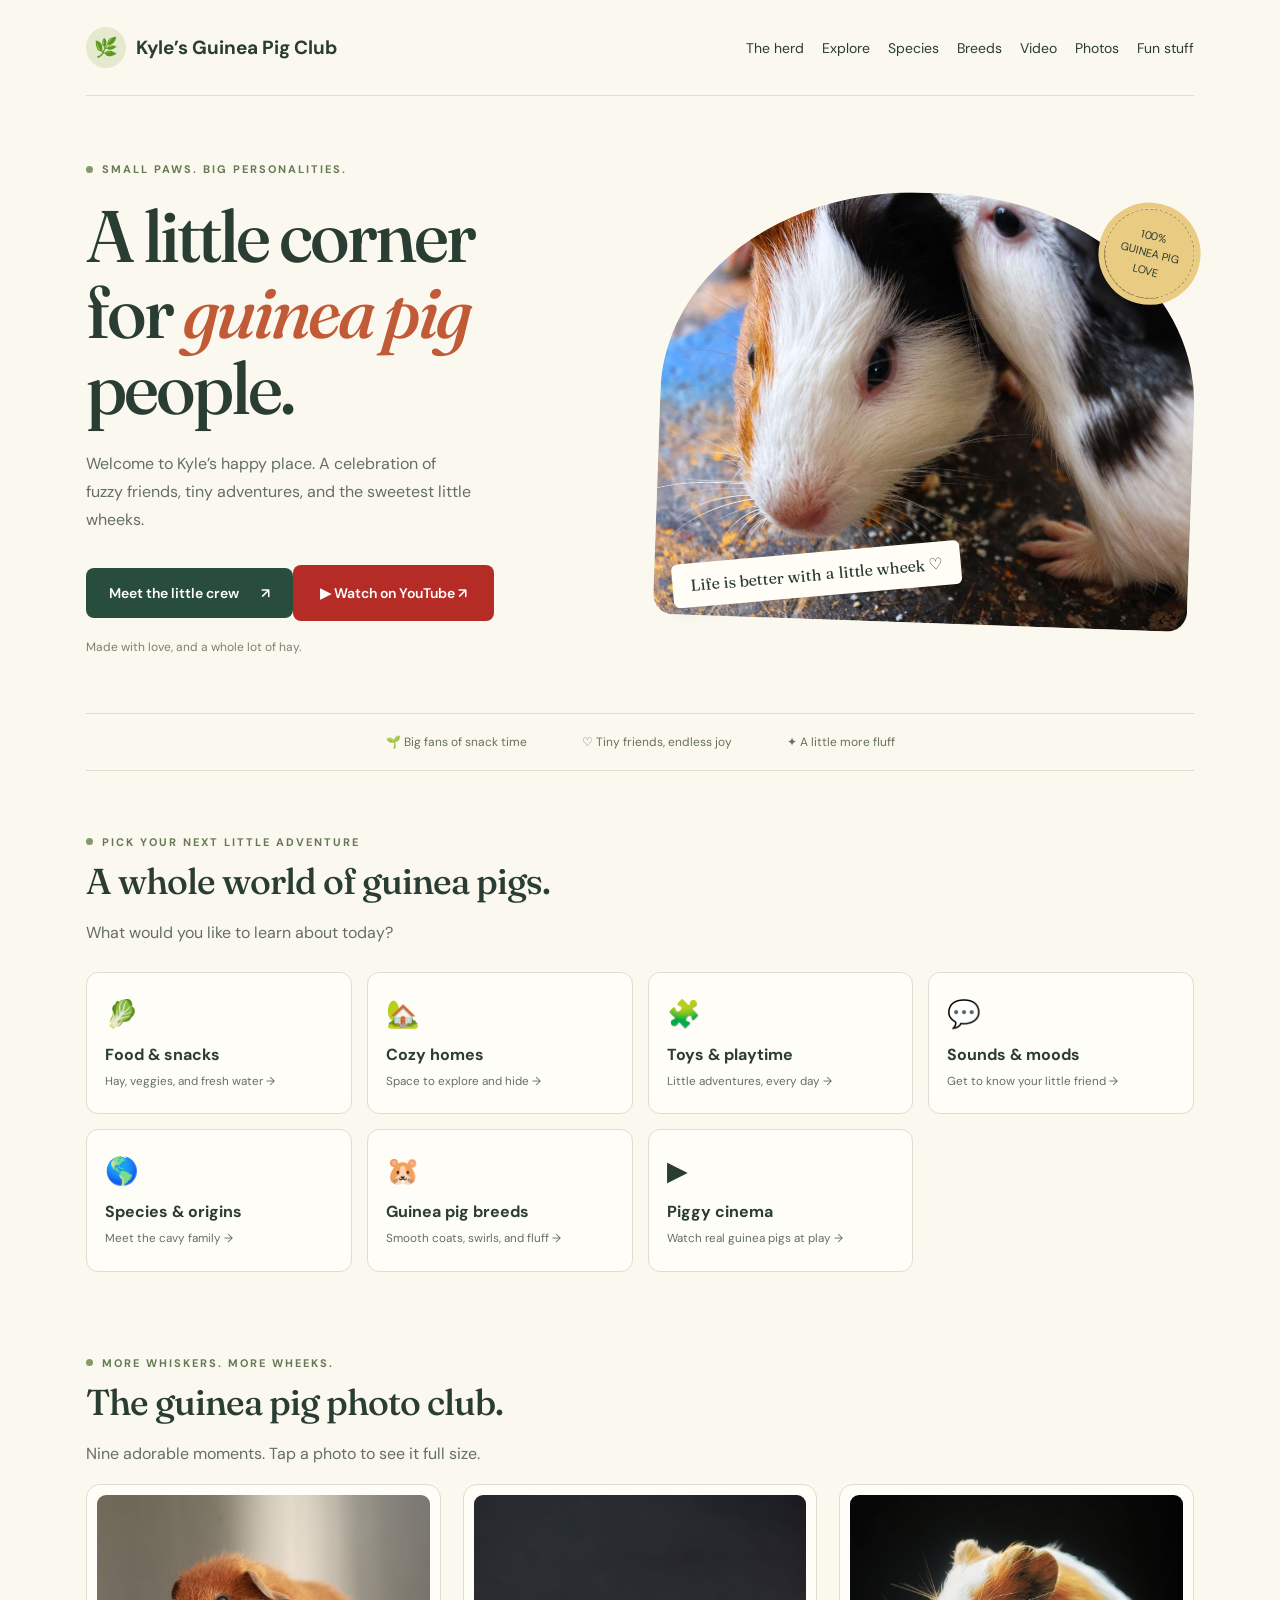
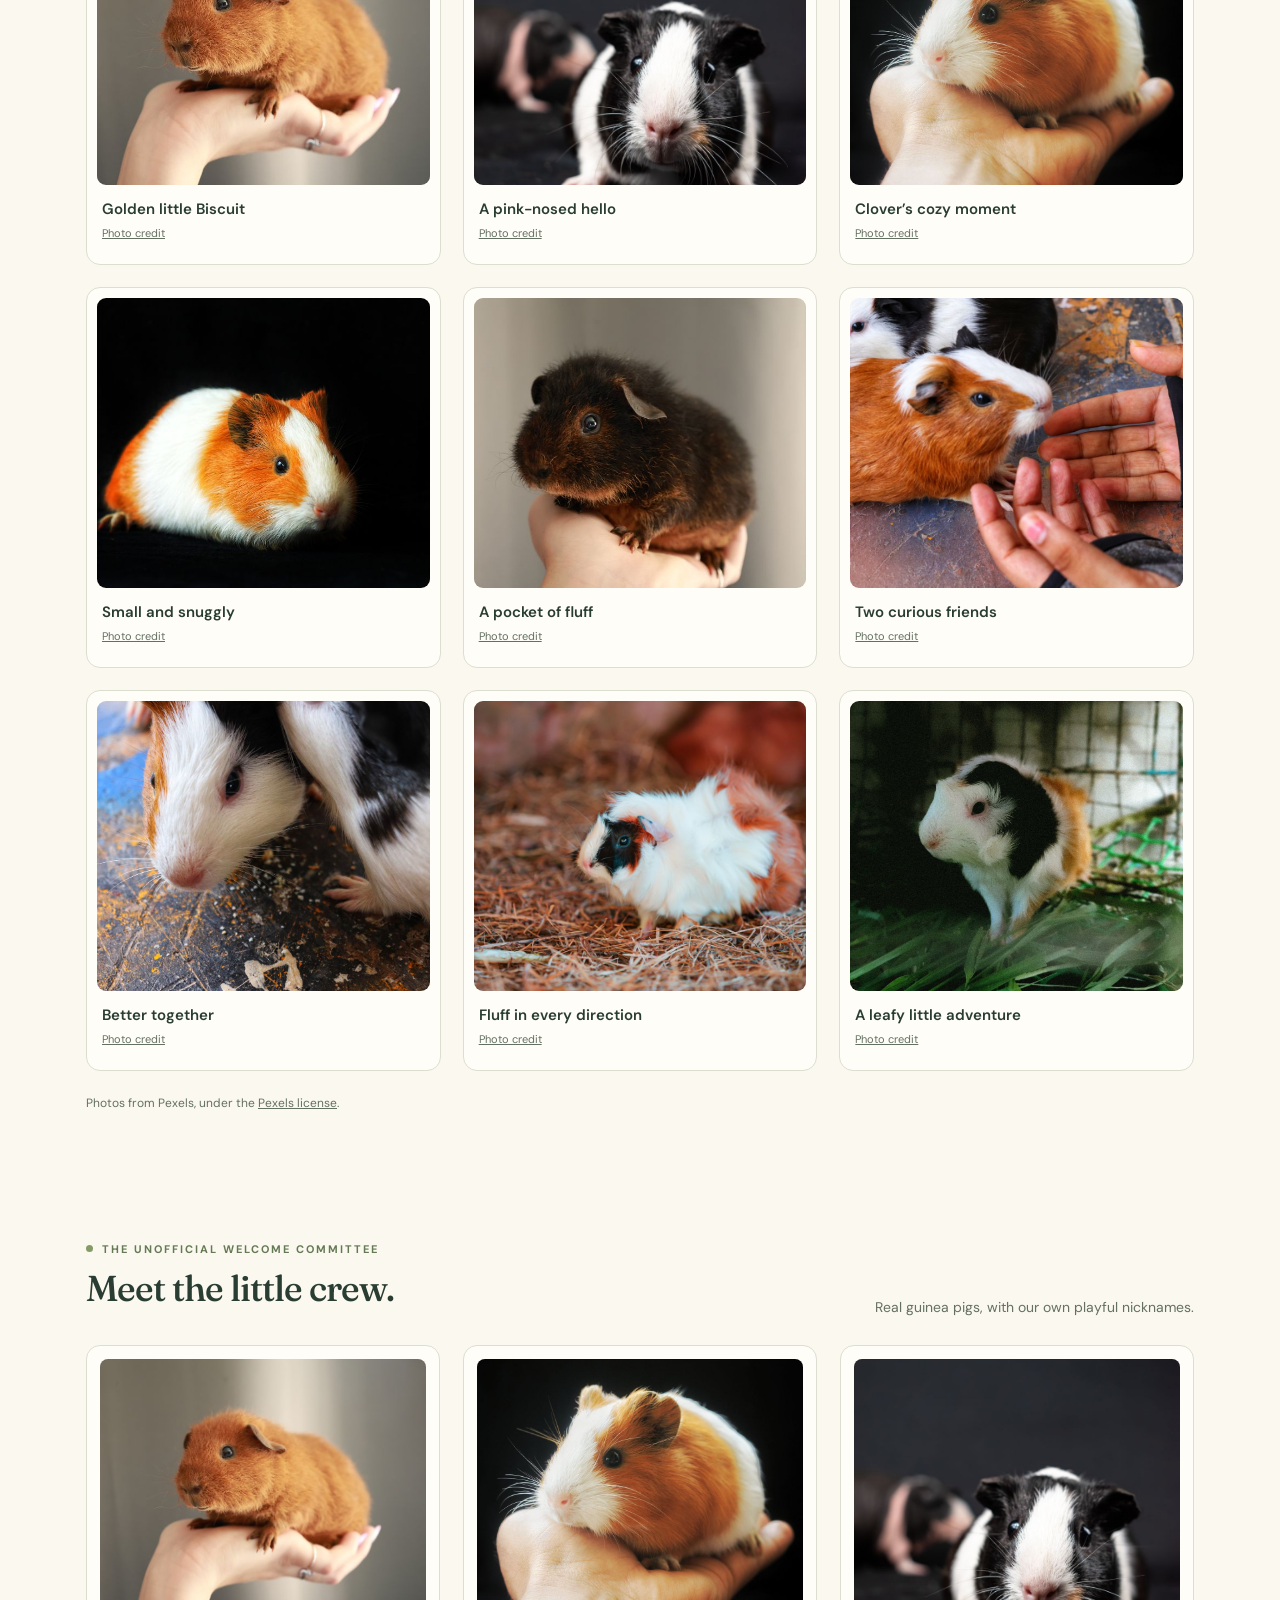
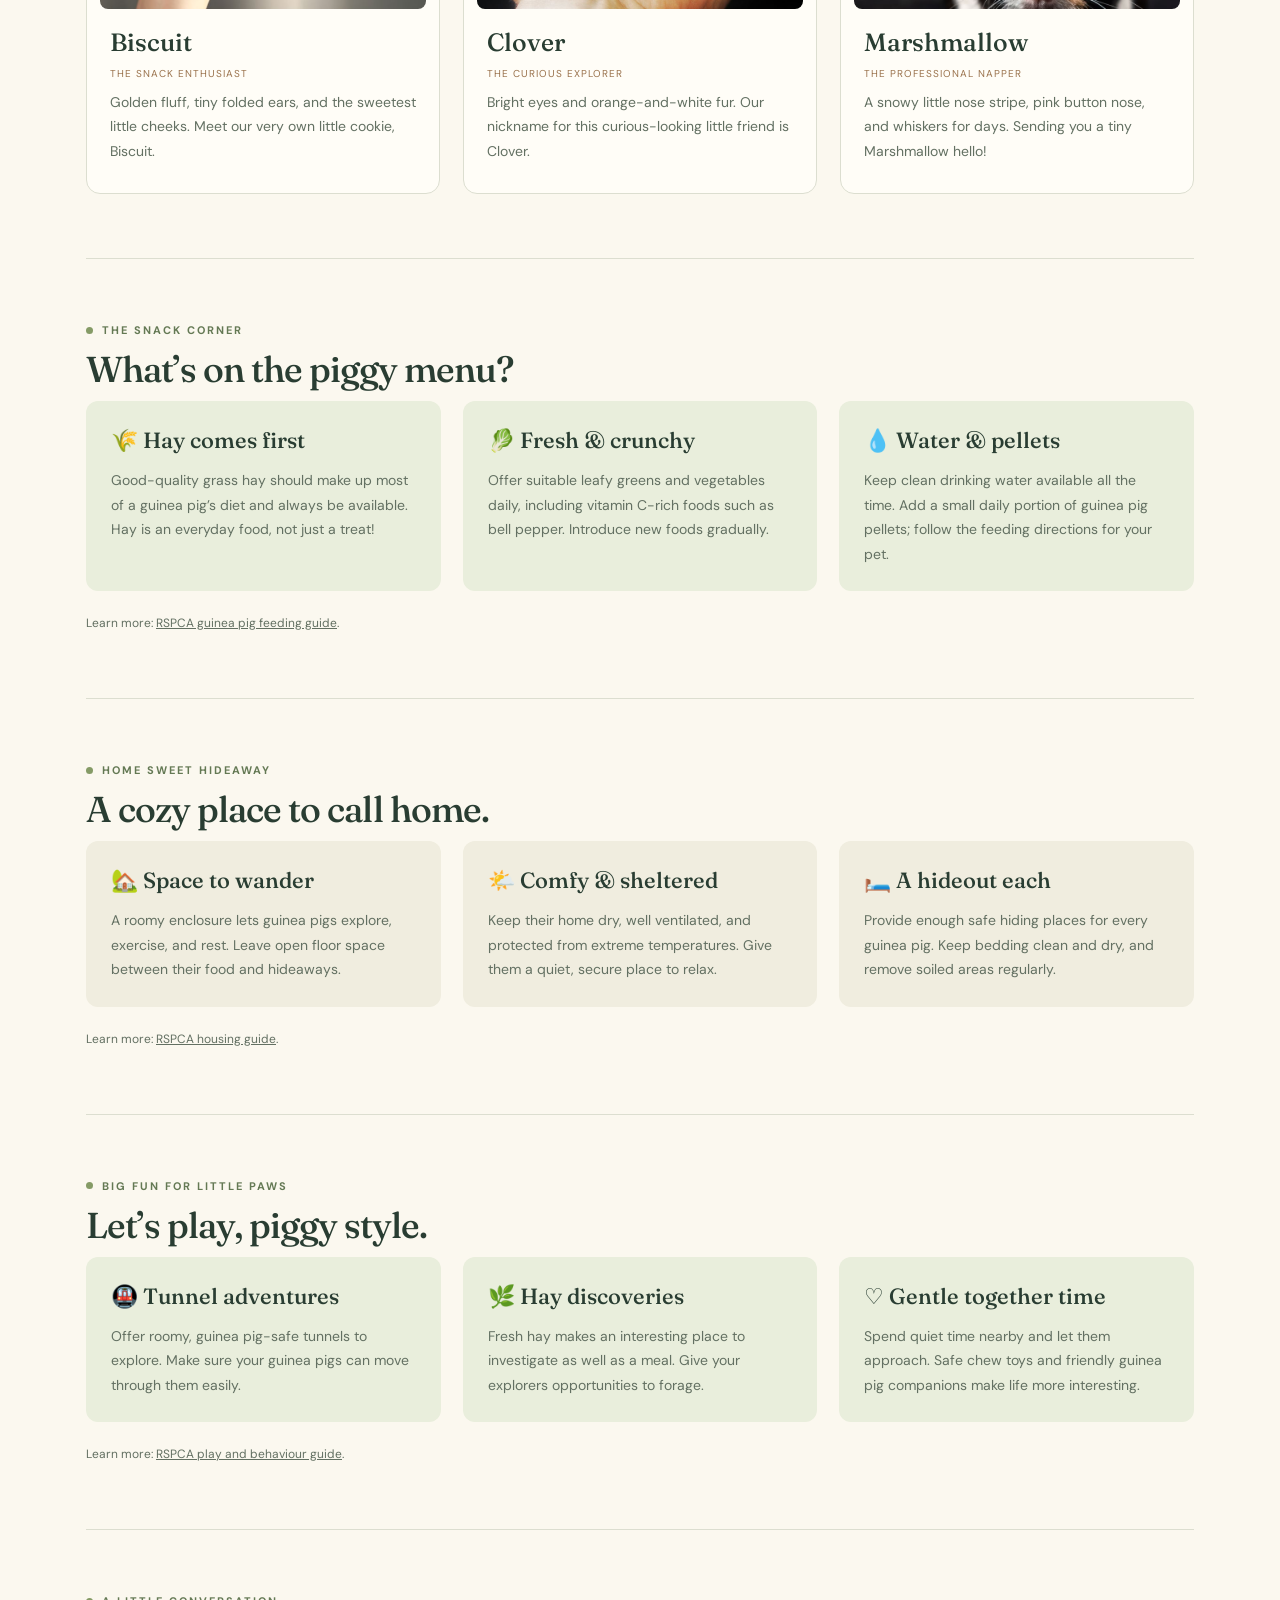
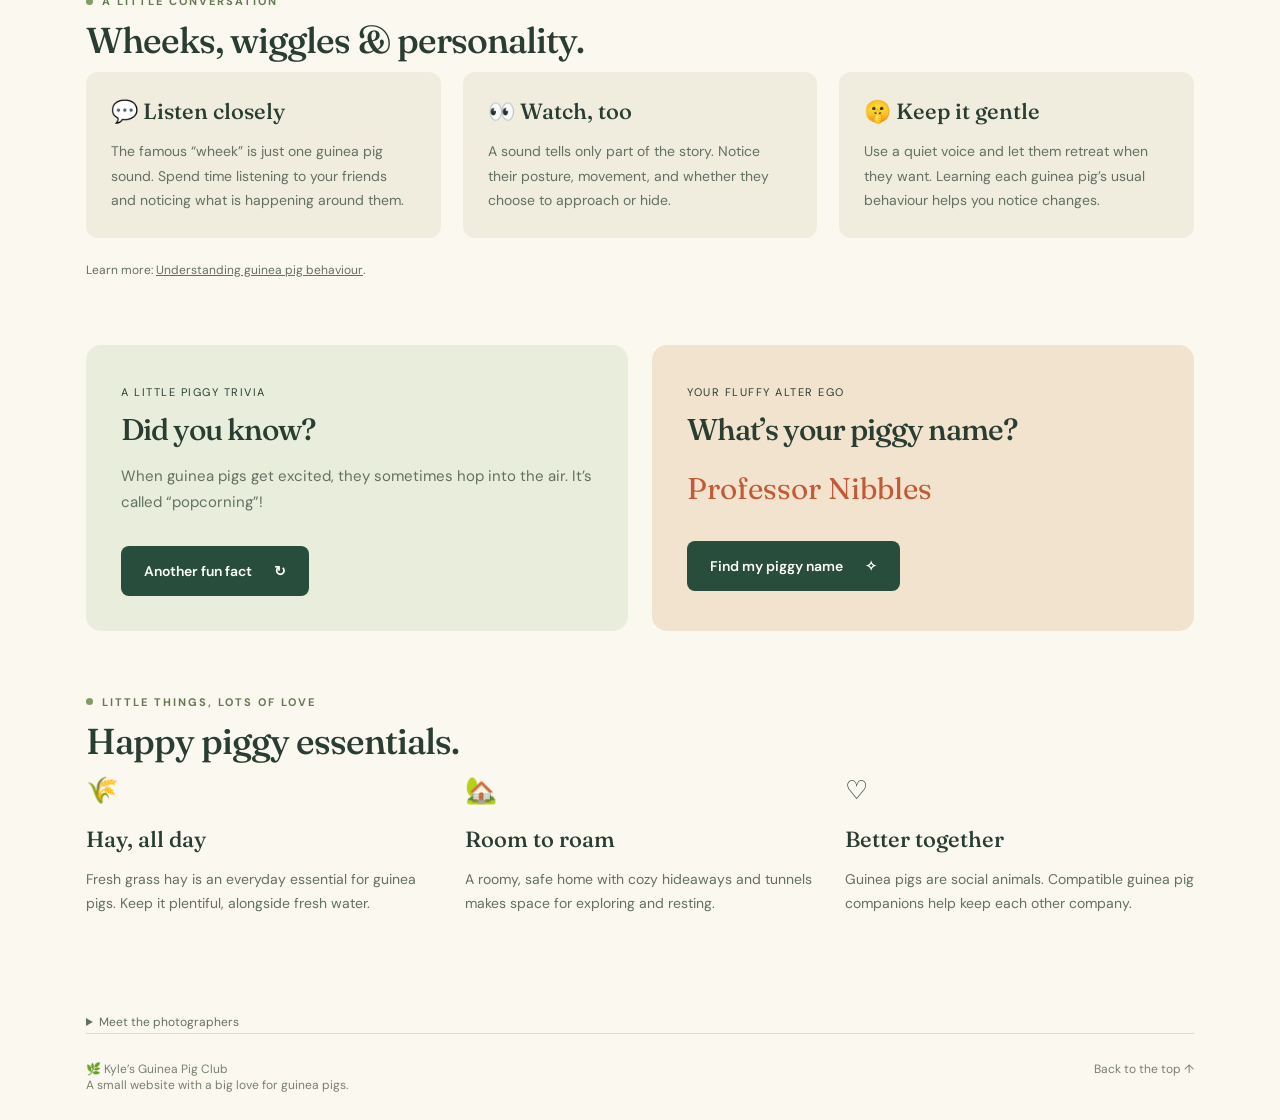
<file: public/index.html>
<!doctype html>
<html lang="en">
<head>
<meta charset="utf-8"><meta name="viewport" content="width=device-width, initial-scale=1">
<meta name="description" content="Kyle’s cozy corner of the internet for guinea pig fans. Explore real guinea pig photos, food, cozy homes, playtime, and fun facts.">
<title>Kyle’s Guinea Pig Club</title>
<link rel="stylesheet" href="styles.css">
</head>
<body>
<a class="skip-link" href="#main">Skip to content</a>
<div class="wrap">
<header><a class="brand" href="#"><span aria-hidden="true">🌿</span> Kyle’s Guinea Pig Club</a><nav aria-label="Main navigation"><a href="#herd">The herd</a><a href="#explore">Explore</a><a href="species.html">Species</a><a href="breeds.html">Breeds</a><a href="videos.html">Video</a><a href="#gallery">Photos</a><a href="#fun">Fun stuff</a></nav></header>
<main id="main">
<div class="hero"><div><div class="eyebrow">Small paws. Big personalities.</div><h1>A little corner<br>for <em>guinea pig</em><br>people.</h1><p class="intro">Welcome to Kyle’s happy place. A celebration of fuzzy friends, tiny adventures, and the sweetest little wheeks.</p><a class="button" href="#herd">Meet the little crew <span aria-hidden="true">↗</span></a><a class="button youtube-button" href="https://www.youtube.com/watch?v=gSkxFIF4vSU" target="_blank" rel="noopener noreferrer">▶ Watch on YouTube ↗</a><div class="small">Made with love, and a whole lot of hay.</div></div>
<div class="art"><div class="stamp">100%<br>GUINEA PIG<br>LOVE</div><img class="hero-photo" src="images/welcome.jpg" alt="Two guinea pig friends snuggling close together" width="1000" height="1500" fetchpriority="high"><span class="art-label">Life is better with a little wheek ♡</span></div></div>
<div class="ribbon"><span>🌱 Big fans of snack time</span><span>♡ Tiny friends, endless joy</span><span>✦ A little more fluff</span></div>
<section id="explore"><div class="eyebrow">Pick your next little adventure</div><h2>A whole world of guinea pigs.</h2><p>What would you like to learn about today?</p><nav class="topic-nav" aria-label="Guinea pig categories">
<a class="topic-link" href="#food"><span aria-hidden="true">🥬</span><strong>Food &amp; snacks</strong><small>Hay, veggies, and fresh water →</small></a>
<a class="topic-link" href="#homes"><span aria-hidden="true">🏡</span><strong>Cozy homes</strong><small>Space to explore and hide →</small></a>
<a class="topic-link" href="#toys"><span aria-hidden="true">🧩</span><strong>Toys &amp; playtime</strong><small>Little adventures, every day →</small></a>
<a class="topic-link" href="#sounds"><span aria-hidden="true">💬</span><strong>Sounds &amp; moods</strong><small>Get to know your little friend →</small></a>
<a class="topic-link" href="species.html"><span aria-hidden="true">🌎</span><strong>Species &amp; origins</strong><small>Meet the cavy family →</small></a><a class="topic-link" href="breeds.html"><span aria-hidden="true">🐹</span><strong>Guinea pig breeds</strong><small>Smooth coats, swirls, and fluff →</small></a><a class="topic-link" href="videos.html"><span aria-hidden="true">▶</span><strong>Piggy cinema</strong><small>Watch real guinea pigs at play →</small></a></nav></section>
<section id="gallery"><div class="eyebrow">More whiskers. More wheeks.</div><h2>The guinea pig photo club.</h2><p>Nine adorable moments. Tap a photo to see it full size.</p><div class="photo-gallery"><figure><a href="images/biscuit-new.jpg" target="_blank" rel="noopener noreferrer" aria-label="View Golden little Biscuit full size (new tab)"><img src="images/biscuit-new.jpg" alt="Golden little Biscuit — a real guinea pig photograph" width="800" height="600" loading="lazy"></a><figcaption>Golden little Biscuit <a class="photo-source" href="https://www.pexels.com/photo/37102819/">Photo credit</a></figcaption></figure><figure><a href="images/marshmallow-new.jpg" target="_blank" rel="noopener noreferrer" aria-label="View A pink-nosed hello full size (new tab)"><img src="images/marshmallow-new.jpg" alt="A pink-nosed hello — a real guinea pig photograph" width="800" height="600" loading="lazy"></a><figcaption>A pink-nosed hello <a class="photo-source" href="https://www.pexels.com/photo/20839547/">Photo credit</a></figcaption></figure><figure><a href="images/clover.jpg" target="_blank" rel="noopener noreferrer" aria-label="View Clover’s cozy moment full size (new tab)"><img src="images/clover.jpg" alt="Clover’s cozy moment — a real guinea pig photograph" width="800" height="600" loading="lazy"></a><figcaption>Clover’s cozy moment <a class="photo-source" href="https://www.pexels.com/photo/4383760/">Photo credit</a></figcaption></figure><figure><a href="images/piggy-portrait.jpg" target="_blank" rel="noopener noreferrer" aria-label="View Small and snuggly full size (new tab)"><img src="images/piggy-portrait.jpg" alt="Small and snuggly — a real guinea pig photograph" width="800" height="600" loading="lazy"></a><figcaption>Small and snuggly <a class="photo-source" href="https://www.pexels.com/photo/4383759/">Photo credit</a></figcaption></figure><figure><a href="images/piggy-cuddle.jpg" target="_blank" rel="noopener noreferrer" aria-label="View A pocket of fluff full size (new tab)"><img src="images/piggy-cuddle.jpg" alt="A pocket of fluff — a real guinea pig photograph" width="800" height="600" loading="lazy"></a><figcaption>A pocket of fluff <a class="photo-source" href="https://www.pexels.com/photo/37102818/">Photo credit</a></figcaption></figure><figure><a href="images/piggy-pair.jpg" target="_blank" rel="noopener noreferrer" aria-label="View Two curious friends full size (new tab)"><img src="images/piggy-pair.jpg" alt="Two curious friends — a real guinea pig photograph" width="800" height="600" loading="lazy"></a><figcaption>Two curious friends <a class="photo-source" href="https://www.pexels.com/photo/15002728/">Photo credit</a></figcaption></figure><figure><a href="images/welcome.jpg" target="_blank" rel="noopener noreferrer" aria-label="View Better together full size (new tab)"><img src="images/welcome.jpg" alt="Better together — a real guinea pig photograph" width="800" height="600" loading="lazy"></a><figcaption>Better together <a class="photo-source" href="https://www.pexels.com/photo/15002727/">Photo credit</a></figcaption></figure><figure><a href="images/marshmallow.jpg" target="_blank" rel="noopener noreferrer" aria-label="View Fluff in every direction full size (new tab)"><img src="images/marshmallow.jpg" alt="Fluff in every direction — a real guinea pig photograph" width="800" height="600" loading="lazy"></a><figcaption>Fluff in every direction <a class="photo-source" href="https://www.pexels.com/photo/30655164/">Photo credit</a></figcaption></figure><figure><a href="images/biscuit.jpg" target="_blank" rel="noopener noreferrer" aria-label="View A leafy little adventure full size (new tab)"><img src="images/biscuit.jpg" alt="A leafy little adventure — a real guinea pig photograph" width="800" height="600" loading="lazy"></a><figcaption>A leafy little adventure <a class="photo-source" href="https://www.pexels.com/photo/12916343/">Photo credit</a></figcaption></figure></div><p class="source">Photos from Pexels, under the <a href="https://www.pexels.com/license/">Pexels license</a>.</p></section><section id="herd"><div class="section-top"><div><div class="eyebrow">The unofficial welcome committee</div><h2>Meet the little crew.</h2></div><p>Real guinea pigs, with our own playful nicknames.</p></div><div class="cards">
<article class="card"><div class="portrait"><img src="images/biscuit-new.jpg" alt="A round golden-brown guinea pig with tiny ears resting in a hand" width="1000" height="700" loading="lazy"></div><div class="card-content"><h3>Biscuit</h3><span class="tag">The snack enthusiast</span><p>Golden fluff, tiny folded ears, and the sweetest little cheeks. Meet our very own little cookie, Biscuit.</p></div></article>
<article class="card"><div class="portrait"><img src="images/clover.jpg" alt="An orange and white guinea pig resting in a hand" width="1000" height="700" loading="lazy"></div><div class="card-content"><h3>Clover</h3><span class="tag">The curious explorer</span><p>Bright eyes and orange-and-white fur. Our nickname for this curious-looking little friend is Clover.</p></div></article>
<article class="card"><div class="portrait"><img src="images/marshmallow-new.jpg" alt="A black and white guinea pig looking at the camera with a tiny pink nose" width="1000" height="700" loading="lazy"></div><div class="card-content"><h3>Marshmallow</h3><span class="tag">The professional napper</span><p>A snowy little nose stripe, pink button nose, and whiskers for days. Sending you a tiny Marshmallow hello!</p></div></article></div></section>

<section class="guide" id="food"><div class="eyebrow">The snack corner</div><h2>What’s on the piggy menu?</h2><div class="guide-grid">
<article class="guide-card"><h3>🌾 Hay comes first</h3><p>Good-quality grass hay should make up most of a guinea pig’s diet and always be available. Hay is an everyday food, not just a treat!</p></article>
<article class="guide-card"><h3>🥬 Fresh &amp; crunchy</h3><p>Offer suitable leafy greens and vegetables daily, including vitamin C-rich foods such as bell pepper. Introduce new foods gradually.</p></article>
<article class="guide-card"><h3>💧 Water &amp; pellets</h3><p>Keep clean drinking water available all the time. Add a small daily portion of guinea pig pellets; follow the feeding directions for your pet.</p></article>
</div><p class="source">Learn more: <a href="https://www.rspca.org.uk/adviceandwelfare/pets/rodents/guineapigs/diet">RSPCA guinea pig feeding guide</a>.</p></section>
<section class="guide" id="homes"><div class="eyebrow">Home sweet hideaway</div><h2>A cozy place to call home.</h2><div class="guide-grid">
<article class="guide-card"><h3>🏡 Space to wander</h3><p>A roomy enclosure lets guinea pigs explore, exercise, and rest. Leave open floor space between their food and hideaways.</p></article>
<article class="guide-card"><h3>🌤️ Comfy &amp; sheltered</h3><p>Keep their home dry, well ventilated, and protected from extreme temperatures. Give them a quiet, secure place to relax.</p></article>
<article class="guide-card"><h3>🛏️ A hideout each</h3><p>Provide enough safe hiding places for every guinea pig. Keep bedding clean and dry, and remove soiled areas regularly.</p></article>
</div><p class="source">Learn more: <a href="https://www.rspca.org.uk/adviceandwelfare/pets/rodents/guineapigs/environment">RSPCA housing guide</a>.</p></section>
<section class="guide" id="toys"><div class="eyebrow">Big fun for little paws</div><h2>Let’s play, piggy style.</h2><div class="guide-grid">
<article class="guide-card"><h3>🚇 Tunnel adventures</h3><p>Offer roomy, guinea pig-safe tunnels to explore. Make sure your guinea pigs can move through them easily.</p></article>
<article class="guide-card"><h3>🌿 Hay discoveries</h3><p>Fresh hay makes an interesting place to investigate as well as a meal. Give your explorers opportunities to forage.</p></article>
<article class="guide-card"><h3>♡ Gentle together time</h3><p>Spend quiet time nearby and let them approach. Safe chew toys and friendly guinea pig companions make life more interesting.</p></article>
</div><p class="source">Learn more: <a href="https://www.rspca.org.uk/adviceandwelfare/pets/rodents/guineapigs/behaviour">RSPCA play and behaviour guide</a>.</p></section>
<section class="guide" id="sounds"><div class="eyebrow">A little conversation</div><h2>Wheeks, wiggles &amp; personality.</h2><div class="guide-grid">
<article class="guide-card"><h3>💬 Listen closely</h3><p>The famous “wheek” is just one guinea pig sound. Spend time listening to your friends and noticing what is happening around them.</p></article>
<article class="guide-card"><h3>👀 Watch, too</h3><p>A sound tells only part of the story. Notice their posture, movement, and whether they choose to approach or hide.</p></article>
<article class="guide-card"><h3>🤫 Keep it gentle</h3><p>Use a quiet voice and let them retreat when they want. Learning each guinea pig’s usual behaviour helps you notice changes.</p></article>
</div><p class="source">Learn more: <a href="https://www.rspca.org.uk/adviceandwelfare/pets/rodents/guineapigs/behaviour">Understanding guinea pig behaviour</a>.</p></section>
<section class="fun" id="fun" aria-label="Guinea pig activities"><div class="panel"><span class="fact-label">A little piggy trivia</span><h2>Did you know?</h2><p id="fact" aria-live="polite">When guinea pigs get excited, they sometimes hop into the air. It’s called “popcorning”!</p><button class="button" id="fact-button" type="button">Another fun fact <span aria-hidden="true">↻</span></button></div><div class="panel"><span class="fact-label">Your fluffy alter ego</span><h2>What’s your piggy name?</h2><output class="name" id="pig-name" aria-live="polite">Professor Nibbles</output><button class="button" id="name-button" type="button">Find my piggy name <span aria-hidden="true">✧</span></button></div></section>
<section id="care" class="care"><div class="eyebrow">Little things, lots of love</div><h2>Happy piggy essentials.</h2><div class="care-grid"><article><span class="care-icon" aria-hidden="true">🌾</span><h3>Hay, all day</h3><p>Fresh grass hay is an everyday essential for guinea pigs. Keep it plentiful, alongside fresh water.</p></article><article><span class="care-icon" aria-hidden="true">🏡</span><h3>Room to roam</h3><p>A roomy, safe home with cozy hideaways and tunnels makes space for exploring and resting.</p></article><article><span class="care-icon" aria-hidden="true">♡</span><h3>Better together</h3><p>Guinea pigs are social animals. Compatible guinea pig companions help keep each other company.</p></article></div></section>
<details class="photo-credits"><summary>Meet the photographers</summary><p>Real guinea pig photos from Pexels. Nicknames and character descriptions are for fun; these are not Kyle’s pets.</p><ul><li>Biscuit: <a href="https://www.pexels.com/photo/adorable-guinea-pig-held-in-hand-indoors-37102819/">Meyeli Photo</a>.</li><li>Clover: <a href="https://www.pexels.com/photo/close-up-photo-of-guinea-pig-4383760/">Faris Subriun</a>.</li><li>Marshmallow: <a href="https://www.pexels.com/photo/black-and-white-guinea-pig-20839547/">Original photo on Pexels</a>.</li><li>Cover: <a href="https://www.pexels.com/photo/portrait-of-guinea-pigs-15002727/">Original photo on Pexels</a>.</li></ul><p>Used under the <a href="https://www.pexels.com/license/">Pexels license</a>; displayed with cropping to fit the page.</p></details></main><footer><span>🌿 Kyle’s Guinea Pig Club<br>A small website with a big love for guinea pigs.</span><a href="#">Back to the top ↑</a></footer>
</div>
<script>
const facts=['When guinea pigs get excited, they sometimes hop into the air. It’s called “popcorning”!','Guinea pigs are also called cavies. One guinea pig is a cavy!','Guinea pigs make different sounds, including their famous “wheek” call.','Despite their name, guinea pigs are rodents, not pigs.'];
let factIndex=0;
document.getElementById('fact-button').addEventListener('click',()=>{factIndex=(factIndex+1)%facts.length;document.getElementById('fact').textContent=facts[factIndex];});
const titles=['Captain','Professor','Little','Doctor','Sir','Lady'];
const names=['Nibbles','Potato','Clover','Biscuit','Waffles','Pudding','Peanut','Snickerdoodle'];
document.getElementById('name-button').addEventListener('click',()=>{const output=document.getElementById('pig-name');let next;do{next=titles[Math.floor(Math.random()*titles.length)]+' '+names[Math.floor(Math.random()*names.length)];}while(next===output.textContent);output.textContent=next;});
</script>
</body></html>
</file>
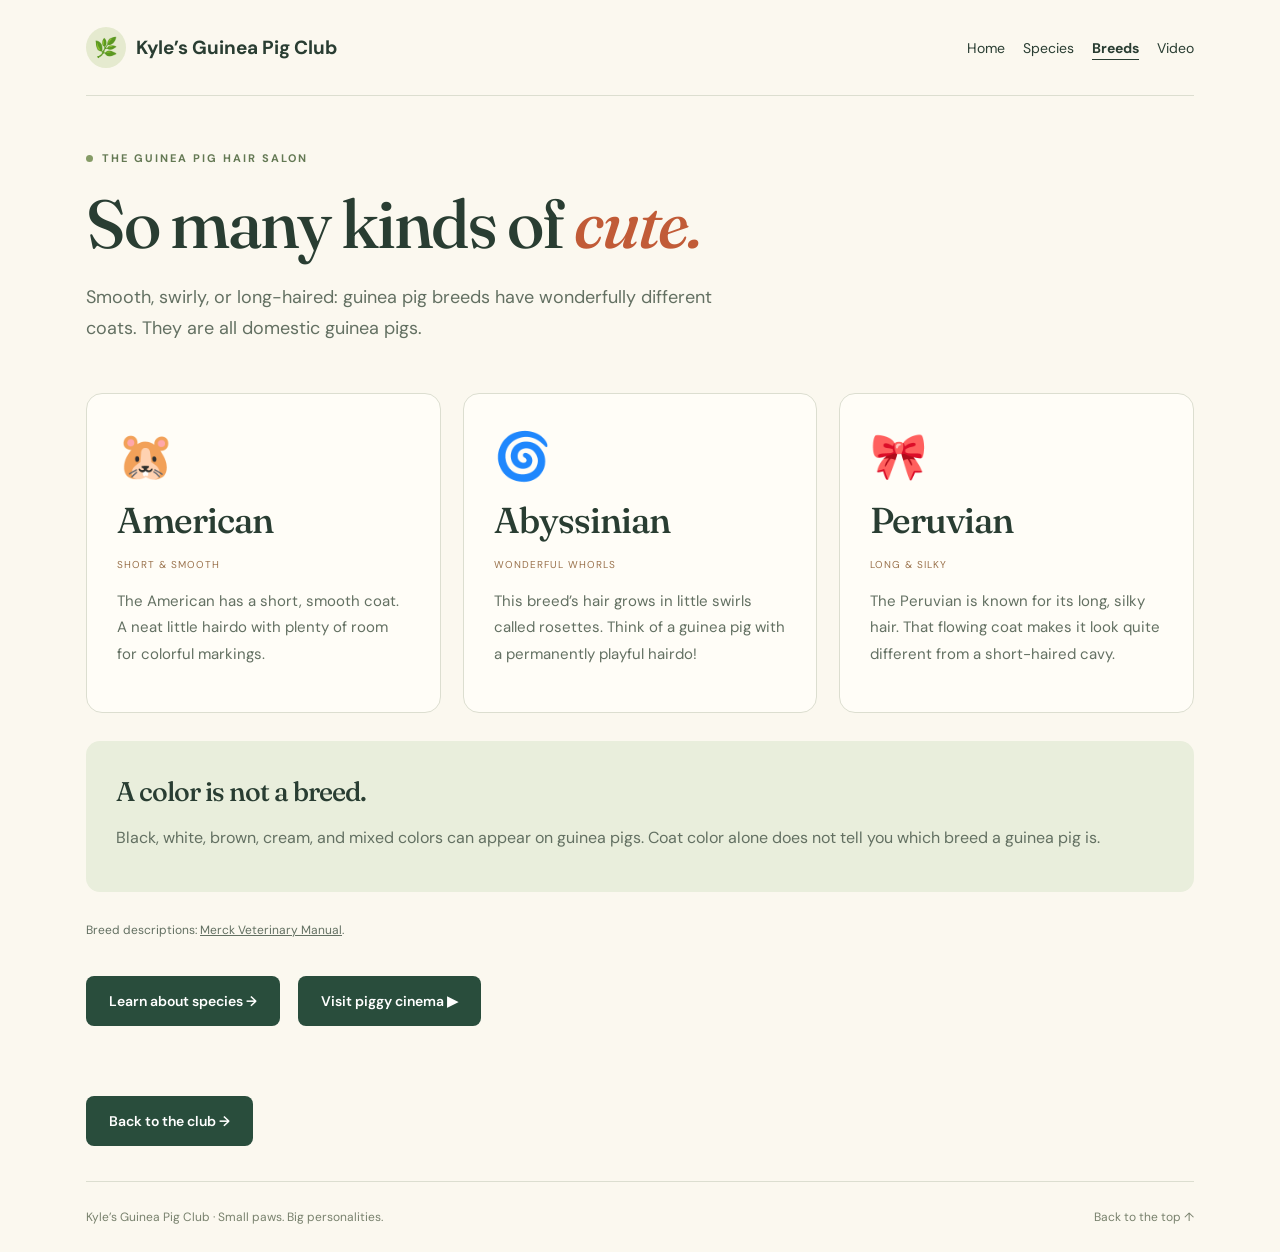
<file: public/breeds.html>
<!doctype html>
<html lang="en"><head><meta charset="utf-8"><meta name="viewport" content="width=device-width, initial-scale=1"><meta name="description" content="Meet American, Abyssinian, and Peruvian guinea pigs and discover their different coat types."><title>Guinea pig breeds | Kyle’s Guinea Pig Club</title><link rel="stylesheet" href="styles.css"></head>
<body><a class="skip-link" href="#main">Skip to content</a><div class="wrap"><header><a class="brand" href="index.html"><span aria-hidden="true">🌿</span>Kyle’s Guinea Pig Club</a><nav aria-label="Main navigation"><a href="index.html">Home</a><a href="species.html">Species</a><a href="breeds.html" aria-current="page">Breeds</a><a href="videos.html">Video</a></nav></header><main id="main">
<div class="page-intro"><div class="eyebrow">The guinea pig hair salon</div><h1>So many kinds of <em>cute.</em></h1><p>Smooth, swirly, or long-haired: guinea pig breeds have wonderfully different coats. They are all domestic guinea pigs.</p></div>
<div class="breed-grid"><article class="breed-card"><div class="coat-icon" aria-hidden="true">🐹</div><h2>American</h2><span class="tag">Short &amp; smooth</span><p>The American has a short, smooth coat. A neat little hairdo with plenty of room for colorful markings.</p></article><article class="breed-card"><div class="coat-icon" aria-hidden="true">🌀</div><h2>Abyssinian</h2><span class="tag">Wonderful whorls</span><p>This breed’s hair grows in little swirls called rosettes. Think of a guinea pig with a permanently playful hairdo!</p></article><article class="breed-card"><div class="coat-icon" aria-hidden="true">🎀</div><h2>Peruvian</h2><span class="tag">Long &amp; silky</span><p>The Peruvian is known for its long, silky hair. That flowing coat makes it look quite different from a short-haired cavy.</p></article></div>
<div class="note"><h2>A color is not a breed.</h2><p>Black, white, brown, cream, and mixed colors can appear on guinea pigs. Coat color alone does not tell you which breed a guinea pig is.</p></div>
<p class="source">Breed descriptions: <a href="https://www.merckvetmanual.com/all-other-pets/guinea-pigs/description-and-physical-characteristics-of-guinea-pigs">Merck Veterinary Manual</a>.</p>
<div class="page-links"><a class="button" href="species.html">Learn about species →</a><a class="button" href="videos.html">Visit piggy cinema ▶</a></div><div class="page-links"><a class="button" href="index.html">Back to the club →</a></div></main><footer><span>Kyle’s Guinea Pig Club · Small paws. Big personalities.</span><a href="#main">Back to the top ↑</a></footer></div></body></html>
</file>
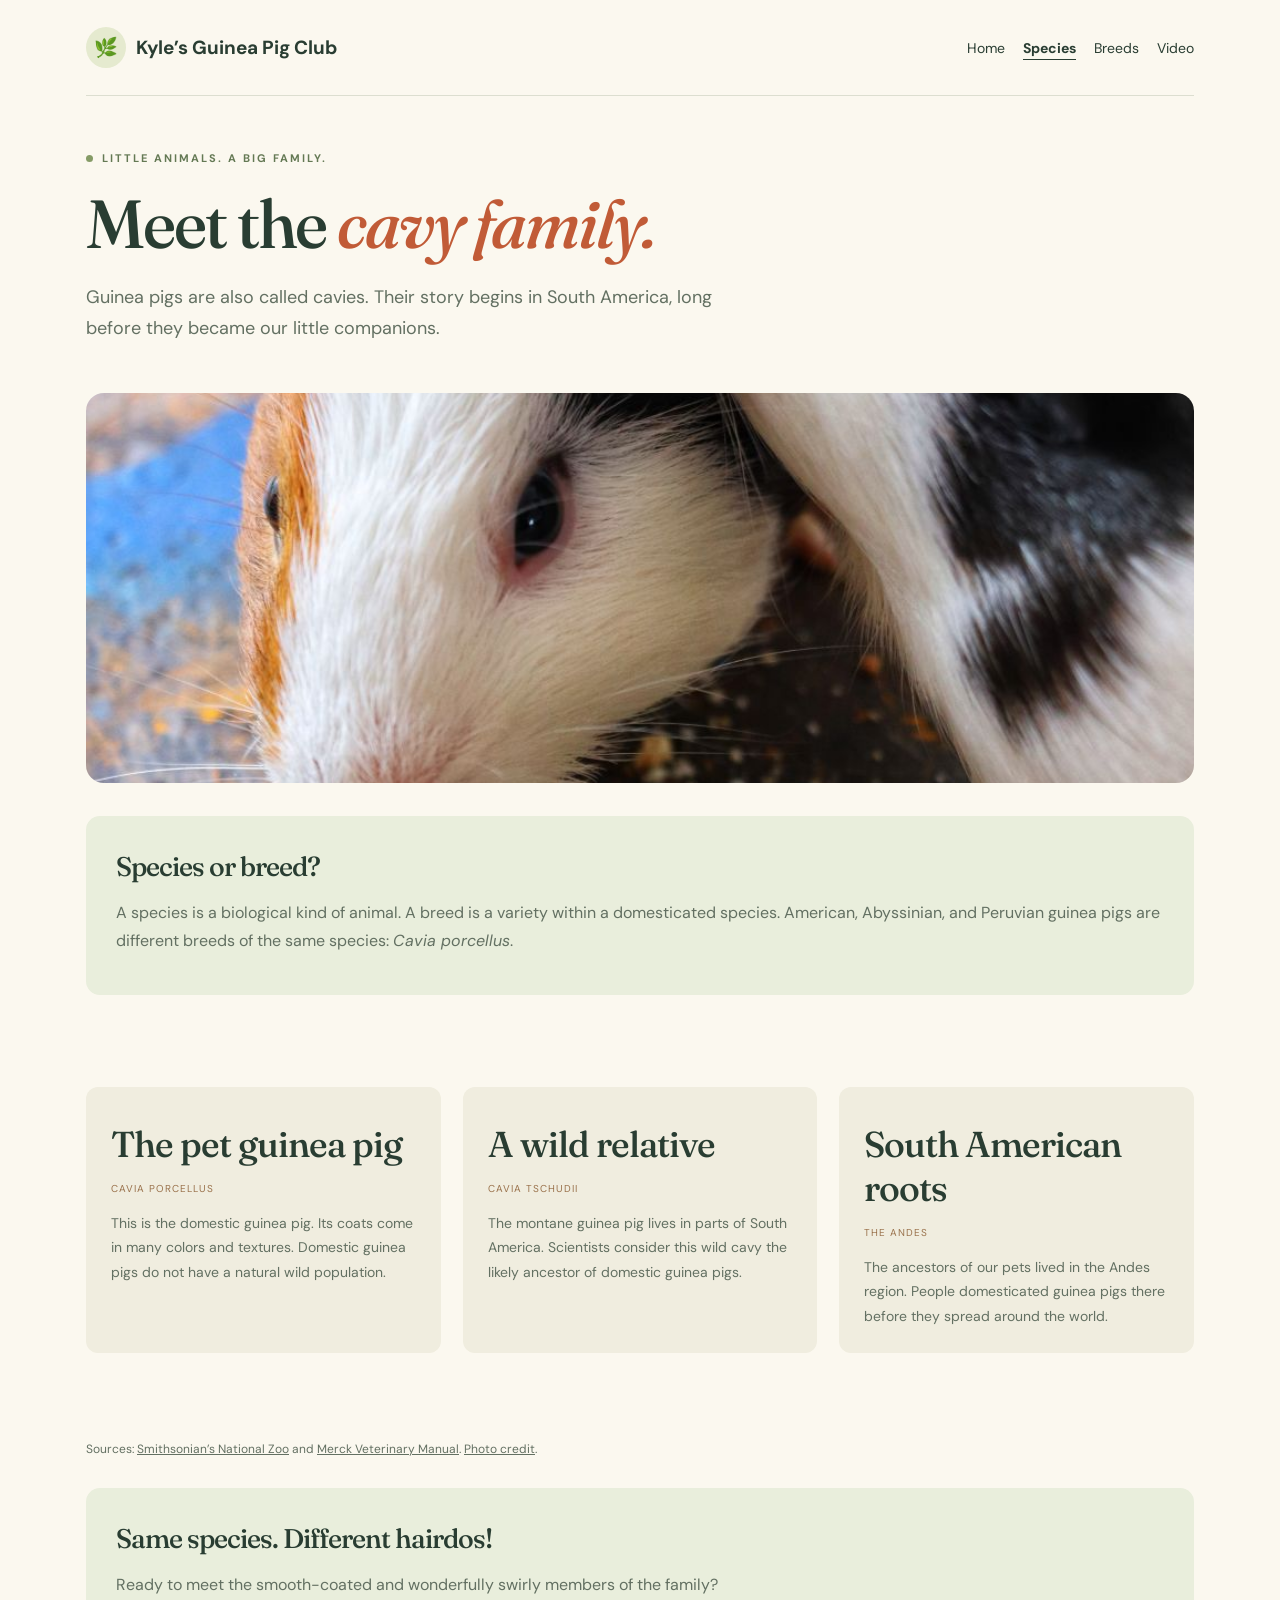
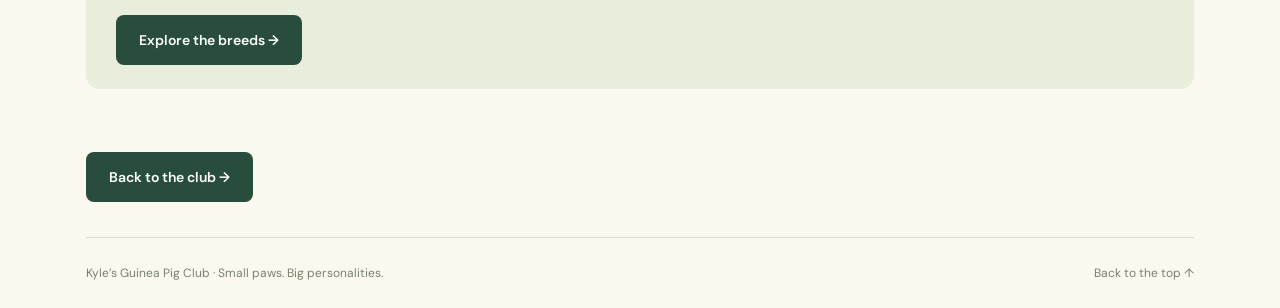
<file: public/species.html>
<!doctype html>
<html lang="en"><head><meta charset="utf-8"><meta name="viewport" content="width=device-width, initial-scale=1"><meta name="description" content="Learn about domestic guinea pigs, their wild relatives, and the difference between a species and a breed."><title>Species & origins | Kyle’s Guinea Pig Club</title><link rel="stylesheet" href="styles.css"></head>
<body><a class="skip-link" href="#main">Skip to content</a><div class="wrap"><header><a class="brand" href="index.html"><span aria-hidden="true">🌿</span>Kyle’s Guinea Pig Club</a><nav aria-label="Main navigation"><a href="index.html">Home</a><a href="species.html" aria-current="page">Species</a><a href="breeds.html">Breeds</a><a href="videos.html">Video</a></nav></header><main id="main">
<div class="page-intro"><div class="eyebrow">Little animals. A big family.</div><h1>Meet the <em>cavy family.</em></h1><p>Guinea pigs are also called cavies. Their story begins in South America, long before they became our little companions.</p></div>
<img class="page-banner" src="images/welcome.jpg" alt="Two domestic guinea pigs sitting together" width="1000" height="1500">
<div class="note"><h2>Species or breed?</h2><p>A species is a biological kind of animal. A breed is a variety within a domesticated species. American, Abyssinian, and Peruvian guinea pigs are different breeds of the same species: <i>Cavia porcellus</i>.</p></div>
<section class="guide-grid" aria-label="Guinea pig species"><article class="guide-card"><h2>The pet guinea pig</h2><span class="tag">Cavia porcellus</span><p>This is the domestic guinea pig. Its coats come in many colors and textures. Domestic guinea pigs do not have a natural wild population.</p></article><article class="guide-card"><h2>A wild relative</h2><span class="tag">Cavia tschudii</span><p>The montane guinea pig lives in parts of South America. Scientists consider this wild cavy the likely ancestor of domestic guinea pigs.</p></article><article class="guide-card"><h2>South American roots</h2><span class="tag">The Andes</span><p>The ancestors of our pets lived in the Andes region. People domesticated guinea pigs there before they spread around the world.</p></article></section>
<p class="source">Sources: <a href="https://nationalzoo.si.edu/animals/guinea-pig">Smithsonian’s National Zoo</a> and <a href="https://www.merckvetmanual.com/all-other-pets/guinea-pigs/description-and-physical-characteristics-of-guinea-pigs">Merck Veterinary Manual</a>. <a href="https://www.pexels.com/photo/portrait-of-guinea-pigs-15002727/">Photo credit</a>.</p>
<div class="note"><h2>Same species. Different hairdos!</h2><p>Ready to meet the smooth-coated and wonderfully swirly members of the family?</p><a class="button" href="breeds.html">Explore the breeds →</a></div><div class="page-links"><a class="button" href="index.html">Back to the club →</a></div></main><footer><span>Kyle’s Guinea Pig Club · Small paws. Big personalities.</span><a href="#main">Back to the top ↑</a></footer></div></body></html>
</file>
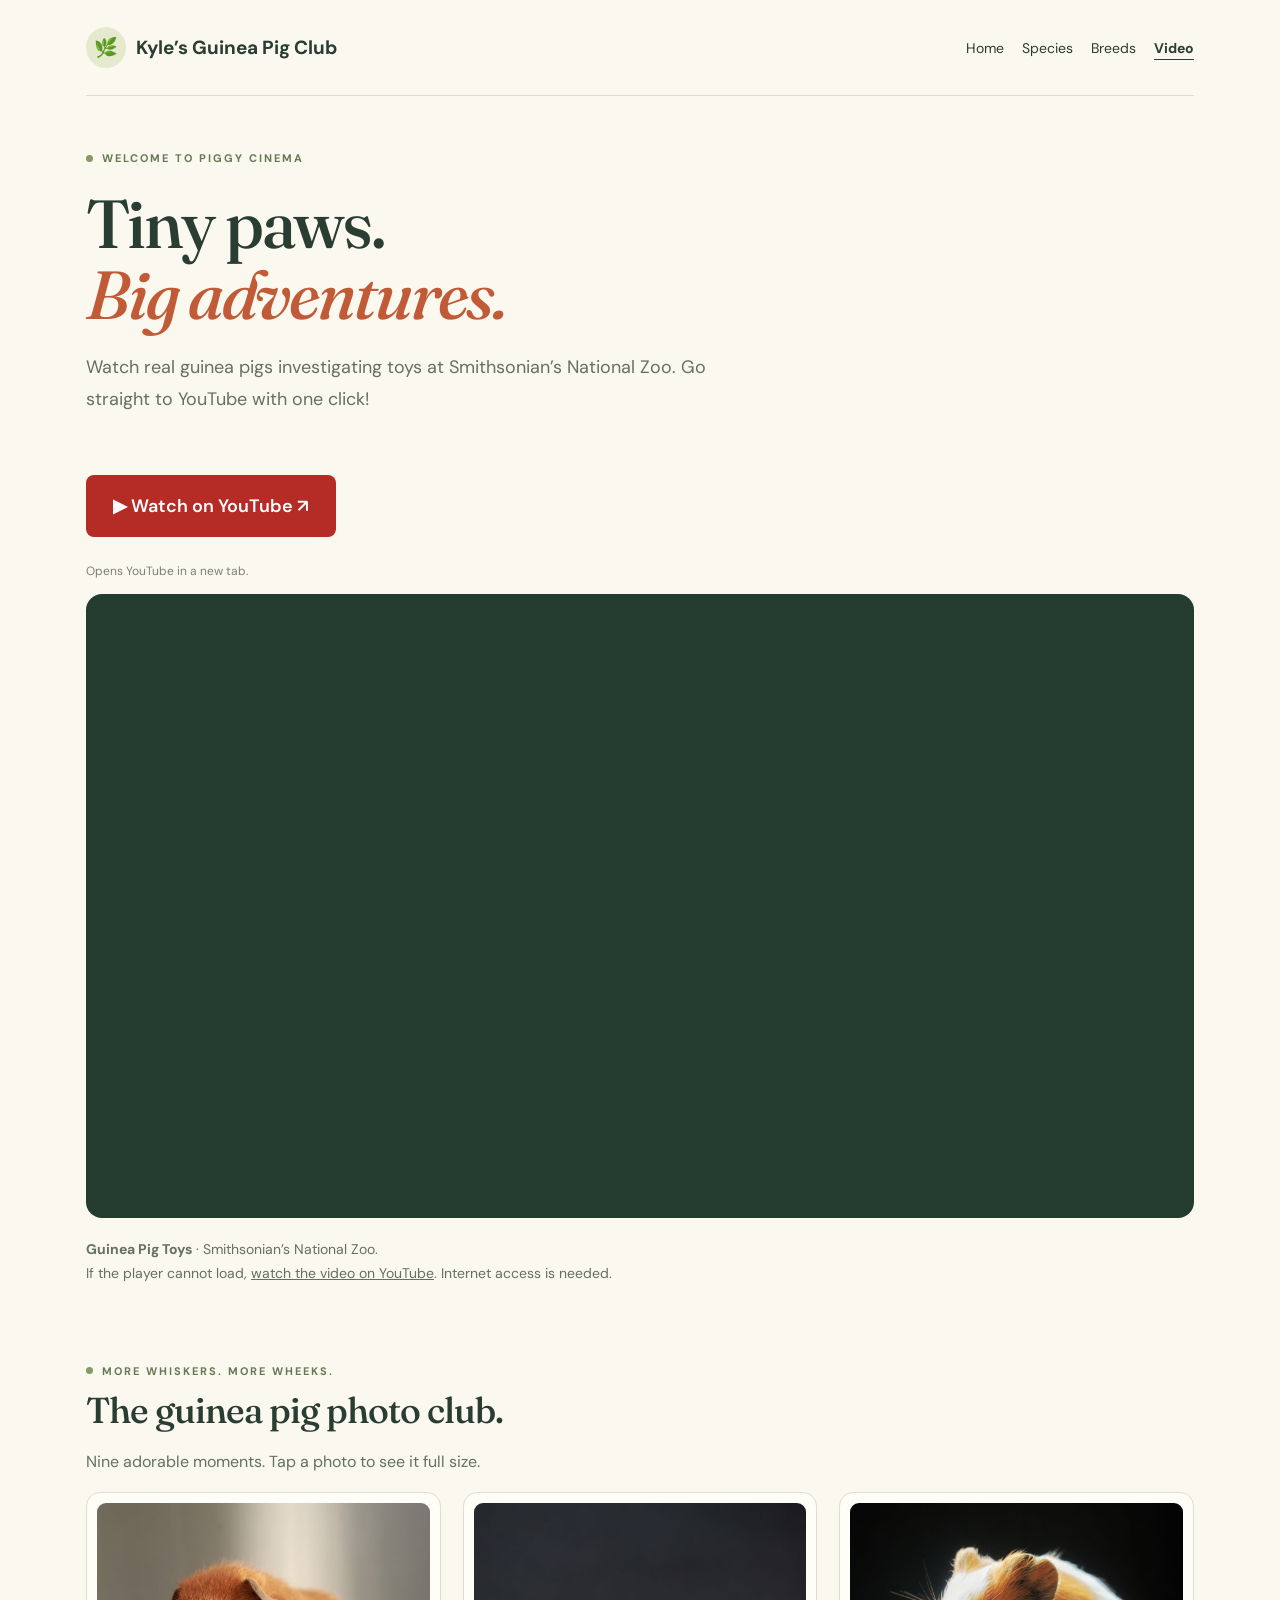
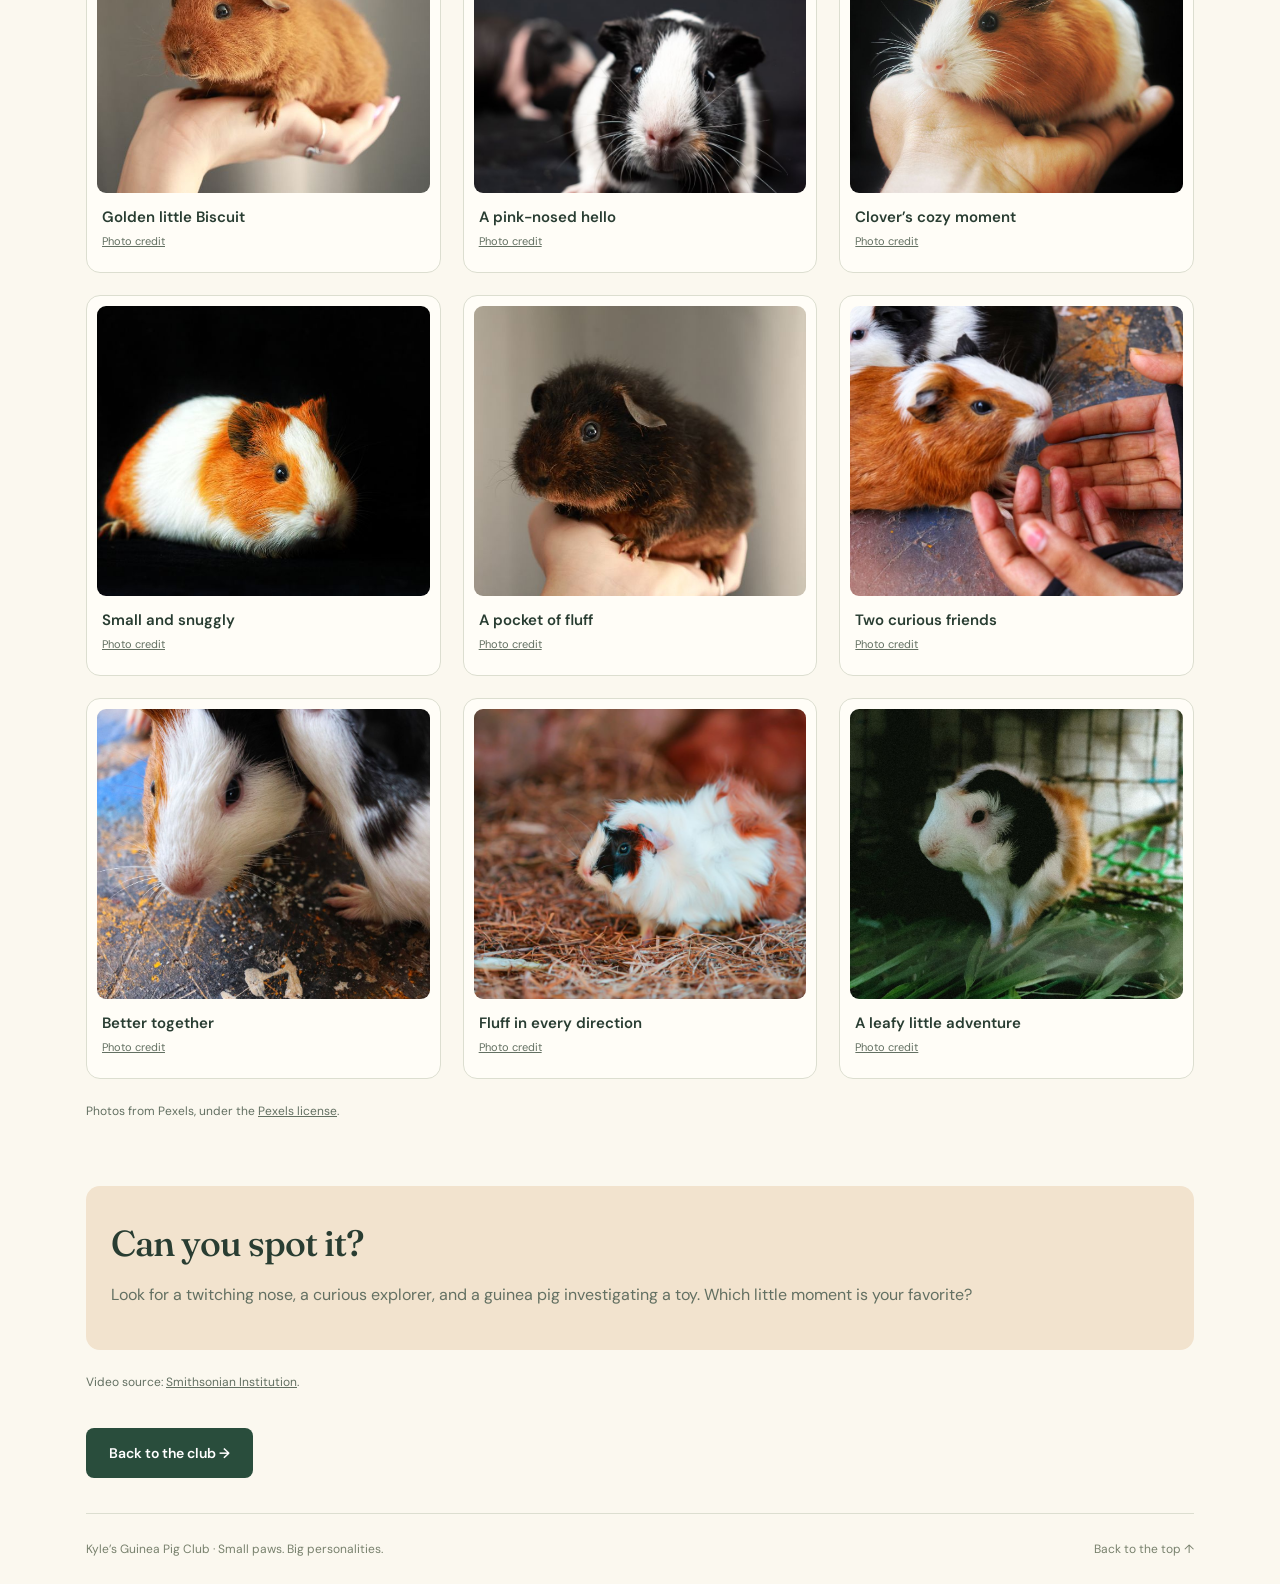
<file: public/videos.html>
<!doctype html>
<html lang="en"><head><meta charset="utf-8"><meta name="viewport" content="width=device-width, initial-scale=1"><meta name="description" content="Watch guinea pigs exploring enrichment toys in a video from Smithsonian’s National Zoo."><title>Piggy cinema | Kyle’s Guinea Pig Club</title><link rel="stylesheet" href="styles.css"></head>
<body><a class="skip-link" href="#main">Skip to content</a><div class="wrap"><header><a class="brand" href="index.html"><span aria-hidden="true">🌿</span>Kyle’s Guinea Pig Club</a><nav aria-label="Main navigation"><a href="index.html">Home</a><a href="species.html">Species</a><a href="breeds.html">Breeds</a><a href="videos.html" aria-current="page">Video</a></nav></header><main id="main">
<div class="page-intro"><div class="eyebrow">Welcome to piggy cinema</div><h1>Tiny paws.<br><em>Big adventures.</em></h1><p>Watch real guinea pigs investigating toys at Smithsonian’s National Zoo. Go straight to YouTube with one click!</p></div>
<a class="button youtube-button" href="https://www.youtube.com/watch?v=gSkxFIF4vSU" target="_blank" rel="noopener noreferrer">▶ Watch on YouTube ↗</a><p class="small">Opens YouTube in a new tab.</p><iframe class="video-frame" src="https://www.youtube-nocookie.com/embed/gSkxFIF4vSU" title="Guinea Pig Toys — Smithsonian’s National Zoo" loading="lazy" referrerpolicy="strict-origin-when-cross-origin" allow="encrypted-media; picture-in-picture; fullscreen" allowfullscreen></iframe>
<p class="video-caption"><strong>Guinea Pig Toys</strong> · Smithsonian’s National Zoo.<br>If the player cannot load, <a href="https://www.youtube.com/watch?v=gSkxFIF4vSU">watch the video on YouTube</a>. Internet access is needed.</p>
<section id="gallery"><div class="eyebrow">More whiskers. More wheeks.</div><h2>The guinea pig photo club.</h2><p>Nine adorable moments. Tap a photo to see it full size.</p><div class="photo-gallery"><figure><a href="images/biscuit-new.jpg" target="_blank" rel="noopener noreferrer" aria-label="View Golden little Biscuit full size (new tab)"><img src="images/biscuit-new.jpg" alt="Golden little Biscuit — a real guinea pig photograph" width="800" height="600" loading="lazy"></a><figcaption>Golden little Biscuit <a class="photo-source" href="https://www.pexels.com/photo/37102819/">Photo credit</a></figcaption></figure><figure><a href="images/marshmallow-new.jpg" target="_blank" rel="noopener noreferrer" aria-label="View A pink-nosed hello full size (new tab)"><img src="images/marshmallow-new.jpg" alt="A pink-nosed hello — a real guinea pig photograph" width="800" height="600" loading="lazy"></a><figcaption>A pink-nosed hello <a class="photo-source" href="https://www.pexels.com/photo/20839547/">Photo credit</a></figcaption></figure><figure><a href="images/clover.jpg" target="_blank" rel="noopener noreferrer" aria-label="View Clover’s cozy moment full size (new tab)"><img src="images/clover.jpg" alt="Clover’s cozy moment — a real guinea pig photograph" width="800" height="600" loading="lazy"></a><figcaption>Clover’s cozy moment <a class="photo-source" href="https://www.pexels.com/photo/4383760/">Photo credit</a></figcaption></figure><figure><a href="images/piggy-portrait.jpg" target="_blank" rel="noopener noreferrer" aria-label="View Small and snuggly full size (new tab)"><img src="images/piggy-portrait.jpg" alt="Small and snuggly — a real guinea pig photograph" width="800" height="600" loading="lazy"></a><figcaption>Small and snuggly <a class="photo-source" href="https://www.pexels.com/photo/4383759/">Photo credit</a></figcaption></figure><figure><a href="images/piggy-cuddle.jpg" target="_blank" rel="noopener noreferrer" aria-label="View A pocket of fluff full size (new tab)"><img src="images/piggy-cuddle.jpg" alt="A pocket of fluff — a real guinea pig photograph" width="800" height="600" loading="lazy"></a><figcaption>A pocket of fluff <a class="photo-source" href="https://www.pexels.com/photo/37102818/">Photo credit</a></figcaption></figure><figure><a href="images/piggy-pair.jpg" target="_blank" rel="noopener noreferrer" aria-label="View Two curious friends full size (new tab)"><img src="images/piggy-pair.jpg" alt="Two curious friends — a real guinea pig photograph" width="800" height="600" loading="lazy"></a><figcaption>Two curious friends <a class="photo-source" href="https://www.pexels.com/photo/15002728/">Photo credit</a></figcaption></figure><figure><a href="images/welcome.jpg" target="_blank" rel="noopener noreferrer" aria-label="View Better together full size (new tab)"><img src="images/welcome.jpg" alt="Better together — a real guinea pig photograph" width="800" height="600" loading="lazy"></a><figcaption>Better together <a class="photo-source" href="https://www.pexels.com/photo/15002727/">Photo credit</a></figcaption></figure><figure><a href="images/marshmallow.jpg" target="_blank" rel="noopener noreferrer" aria-label="View Fluff in every direction full size (new tab)"><img src="images/marshmallow.jpg" alt="Fluff in every direction — a real guinea pig photograph" width="800" height="600" loading="lazy"></a><figcaption>Fluff in every direction <a class="photo-source" href="https://www.pexels.com/photo/30655164/">Photo credit</a></figcaption></figure><figure><a href="images/biscuit.jpg" target="_blank" rel="noopener noreferrer" aria-label="View A leafy little adventure full size (new tab)"><img src="images/biscuit.jpg" alt="A leafy little adventure — a real guinea pig photograph" width="800" height="600" loading="lazy"></a><figcaption>A leafy little adventure <a class="photo-source" href="https://www.pexels.com/photo/12916343/">Photo credit</a></figcaption></figure></div><p class="source">Photos from Pexels, under the <a href="https://www.pexels.com/license/">Pexels license</a>.</p></section><div class="watch-prompt"><h2>Can you spot it?</h2><p>Look for a twitching nose, a curious explorer, and a guinea pig investigating a toy. Which little moment is your favorite?</p></div>
<p class="source">Video source: <a href="https://www.si.edu/object/zooenrichment-guinea-pig-toys%3Ayt_gSkxFIF4vSU">Smithsonian Institution</a>.</p><div class="page-links"><a class="button" href="index.html">Back to the club →</a></div></main><footer><span>Kyle’s Guinea Pig Club · Small paws. Big personalities.</span><a href="#main">Back to the top ↑</a></footer></div></body></html>
</file>
<file: public/styles.css>
@import url('https://fonts.googleapis.com/css2?family=DM+Sans:wght@400;500;600;700&family=Fraunces:opsz,wght@9..144,500;9..144,600;9..144,700&display=swap');
:root{--cream:#fbf8ef;--green:#294d3c;--orange:#c15b37;--ink:#293d32;--line:#dcded0}*{box-sizing:border-box}html{scroll-behavior:smooth}body{margin:0;background:var(--cream);color:var(--ink);font-family:'DM Sans',sans-serif}a{color:inherit}button,a{-webkit-tap-highlight-color:transparent}button:focus-visible,a:focus-visible{outline:3px solid var(--orange);outline-offset:5px}.wrap{max-width:1180px;margin:auto;padding:0 36px}header{display:flex;justify-content:space-between;align-items:center;padding:27px 0;border-bottom:1px solid var(--line)}.brand{text-decoration:none;font-weight:700;font-size:19px;display:flex;align-items:center;gap:10px}.brand span{background:#e5eacf;padding:8px;border-radius:50%}nav{display:flex;gap:28px;font-size:14px}nav a{text-decoration:none}nav a:hover{text-decoration:underline}.hero{display:grid;grid-template-columns:1fr 1fr;align-items:center;gap:40px;padding:66px 0 58px}.eyebrow{text-transform:uppercase;letter-spacing:2px;font-size:11px;font-weight:700;color:#647954;display:flex;gap:9px;align-items:center}.eyebrow:before{content:'';width:7px;height:7px;border-radius:50%;background:#859b66}h1,h2,h3{font-family:'Fraunces',Georgia,serif;font-weight:500}h1{font-size:clamp(48px,5.7vw,76px);letter-spacing:-3px;line-height:1.04;margin:23px 0}h1 em{color:var(--orange);font-weight:500}p{line-height:1.75;color:#637062}.intro{max-width:390px;font-size:16px}.button{display:inline-flex;gap:22px;align-items:center;border:0;border-radius:8px;background:var(--green);color:white;padding:16px 23px;font:600 14px 'DM Sans',sans-serif;text-decoration:none;cursor:pointer}.button:hover{background:#3f644c}.hero .button{margin:18px 0}.small{font-size:12px;color:#7a8170}.art{position:relative;background:#e6ecd6;border-radius:48% 48% 20px 20px;padding:36px 5px 10px;transform:rotate(2deg)}.art svg{width:100%;height:auto;display:block}.art-label{position:absolute;bottom:23px;left:18px;background:#fffdf5;padding:12px 18px;border-radius:6px;transform:rotate(-7deg);font-family:'Fraunces',Georgia,serif;box-shadow:0 5px 15px #294d3c12}.stamp{position:absolute;right:5px;top:8px;width:90px;height:90px;border-radius:50%;background:#eacb82;display:grid;place-content:center;text-align:center;font-size:11px;line-height:1.6;transform:rotate(12deg);border:1px dashed #9b8554;outline:6px solid #eacb82}.ribbon{display:flex;justify-content:center;gap:55px;padding:20px;border-top:1px solid var(--line);border-bottom:1px solid var(--line);font-size:12px;color:#64715c}section{padding:64px 0;scroll-margin-top:20px}.section-top{display:flex;align-items:end;justify-content:space-between;gap:20px;margin-bottom:25px}h2{font-size:36px;letter-spacing:-1px;margin:10px 0}h3{font-size:25px;margin:18px 0 4px}.section-top p{margin:0;font-size:14px}.cards{display:grid;grid-template-columns:repeat(3,1fr);gap:23px}.card{background:#fffdf7;border:1px solid var(--line);padding:13px;border-radius:14px}.portrait{border-radius:8px;background:#efe2cf;height:180px;display:flex;align-items:center;justify-content:center}.portrait svg{width:225px;height:165px}.card:nth-child(2) .portrait{background:#e6ebd9}.card:nth-child(3) .portrait{background:#f1dfd6}.card-content{padding:0 10px 9px}.card p{font-size:14px;margin:8px 0}.tag{font-size:10px;letter-spacing:1px;text-transform:uppercase;color:#9a724c}.fun{display:grid;grid-template-columns:1fr 1fr;gap:24px;padding-top:0}.panel{padding:35px;border-radius:15px;background:#e9eedc}.panel:nth-child(2){background:#f2e3ce}.panel h2{font-size:30px}.panel p{min-height:56px;font-size:15px}.panel button{margin-top:12px}.fact-label{font-size:11px;letter-spacing:1.5px;text-transform:uppercase}.name{font-family:'Fraunces',Georgia,serif;font-size:30px;color:var(--orange);display:block;margin:22px 0}.care{padding-top:0}.care-grid{display:grid;grid-template-columns:repeat(3,1fr);gap:30px}.care h3{font-size:22px}.care p{font-size:14px}.care-icon{font-size:26px}footer{border-top:1px solid var(--line);padding:27px 0;display:flex;justify-content:space-between;font-size:12px;color:#78816d}footer a{text-decoration:none}.hidden-art{position:absolute;width:0;height:0;overflow:hidden}@media(max-width:700px){.wrap{padding:0 22px}header{padding:20px 0}.brand{font-size:15px}nav{gap:14px;font-size:12px}nav a:last-child{display:none}.hero{grid-template-columns:1fr;padding:38px 0;gap:28px}h1{font-size:57px}.art{max-width:430px;width:100%;margin:auto}.ribbon{gap:18px;font-size:10px;padding:17px 0}.cards,.care-grid{grid-template-columns:1fr}.portrait{height:210px}.fun{grid-template-columns:1fr}.section-top{display:block}.section-top p{margin-top:10px}section{padding:42px 0}footer{gap:20px;line-height:1.6}.panel{padding:27px}}@media(prefers-reduced-motion:reduce){html{scroll-behavior:auto}}

/* Photos and topic guides */
.art{padding:0;background:#e6ecd6}.hero-photo{width:100%;height:430px;object-fit:cover;object-position:52% center;display:block;border-radius:48% 48% 20px 20px}.stamp{z-index:1}.portrait{height:250px;overflow:hidden}.portrait img{width:100%;height:100%;object-fit:cover;object-position:center 59%;display:block}.card:nth-child(3) .portrait img{object-position:center}.topic-nav{display:grid;grid-template-columns:repeat(4,1fr);gap:15px;margin-top:25px}.topic-link{padding:23px 18px;border:1px solid var(--line);border-radius:12px;text-decoration:none;background:#fffdf7}.topic-link:hover{background:#e9eedc;border-color:#859b66}.topic-link span{font-size:27px;display:block;margin-bottom:13px}.topic-link strong{display:block;font-size:16px}.topic-link small{display:block;color:#637062;margin-top:8px;line-height:1.5}.guide{border-top:1px solid var(--line)}.guide-grid{display:grid;grid-template-columns:repeat(3,1fr);gap:22px}.guide-card{border-radius:12px;background:#f0eddf;padding:25px}.guide-card h3{font-size:22px;margin-top:0}.guide-card p{font-size:14px;margin-bottom:0}.guide:nth-of-type(even) .guide-card{background:#e9eedc}.source{font-size:12px;margin:22px 0 0}.photo-credits{font-size:12px;line-height:1.8;color:#637062;margin-top:18px}.photo-credits summary{cursor:pointer}header nav{flex-wrap:wrap}#explore{padding-bottom:20px}
@media(max-width:700px){header{align-items:flex-start;gap:18px;flex-direction:column}header nav a:last-child{display:block}header nav{gap:22px}.topic-nav{grid-template-columns:repeat(2,1fr)}.guide-grid{grid-template-columns:1fr}.hero-photo{height:360px}.portrait{height:280px}.art-label{font-size:14px}.stamp{width:76px;height:76px;font-size:10px}}

header{gap:24px}header nav{justify-content:flex-end;gap:18px}.brand{flex-shrink:0}.portrait img[src*="marshmallow-new"]{object-position:center 68%}.portrait img[src*="biscuit-new"]{object-position:center}.hero-photo{object-position:center 43%}.page-intro{max-width:820px;padding:55px 0 30px}.page-intro h1{font-size:clamp(42px,6vw,68px);letter-spacing:-2px}.page-intro p{font-size:18px;max-width:650px}.page-banner{width:100%;max-height:390px;object-fit:cover;object-position:center 45%;border-radius:18px}.note{background:#e9eedc;padding:24px 30px;border-radius:14px;margin:28px 0}.note h2{font-size:27px}.page-links{display:flex;gap:18px;flex-wrap:wrap;padding:35px 0}.breed-grid{display:grid;grid-template-columns:repeat(3,1fr);gap:22px}.breed-card{background:#fffdf7;border:1px solid var(--line);border-radius:16px;padding:30px}.coat-icon{font-size:46px;line-height:1.4}.breed-card p{font-size:15px}.video-frame{width:100%;aspect-ratio:16/9;border:0;border-radius:16px;background:#243c30}.video-caption{font-size:14px}.watch-prompt{padding:25px;background:#f2e3ce;border-radius:14px}nav [aria-current="page"]{font-weight:700;text-decoration:underline;text-underline-offset:6px}.skip-link{position:absolute;left:20px;top:-80px;background:white;padding:12px;z-index:10}.skip-link:focus{top:10px}@media(max-width:850px){header{flex-wrap:wrap}header nav{justify-content:flex-start}.breed-grid{grid-template-columns:1fr}.page-intro{padding-top:35px}}

.youtube-button{background:#b52b26;font-size:18px;padding:19px 27px;margin:12px 0}.youtube-button:hover{background:#90201d}.hero .youtube-button{font-size:14px;margin:0 0 18px}.photo-gallery{display:grid;grid-template-columns:repeat(3,minmax(0,1fr));gap:22px}.photo-gallery figure{margin:0;padding:10px;background:#fffdf7;border:1px solid var(--line);border-radius:14px;overflow:hidden}.photo-gallery img{width:100%;height:290px;object-fit:cover;object-position:center 60%;display:block;border-radius:9px}.photo-gallery figcaption{padding:14px 5px;font-weight:600;font-size:15px}.photo-source{display:block;margin-top:7px;font-size:11px;font-weight:400;color:#637062}.photo-gallery a:focus-visible{display:block;outline-offset:2px}.photo-gallery img:hover{filter:brightness(1.06)}@media(max-width:700px){.photo-gallery{grid-template-columns:repeat(2,minmax(0,1fr));gap:12px}.photo-gallery img{height:210px}.photo-gallery figcaption{font-size:13px}.youtube-button{font-size:16px}}@media(max-width:380px){.photo-gallery{grid-template-columns:1fr}}
</file>
